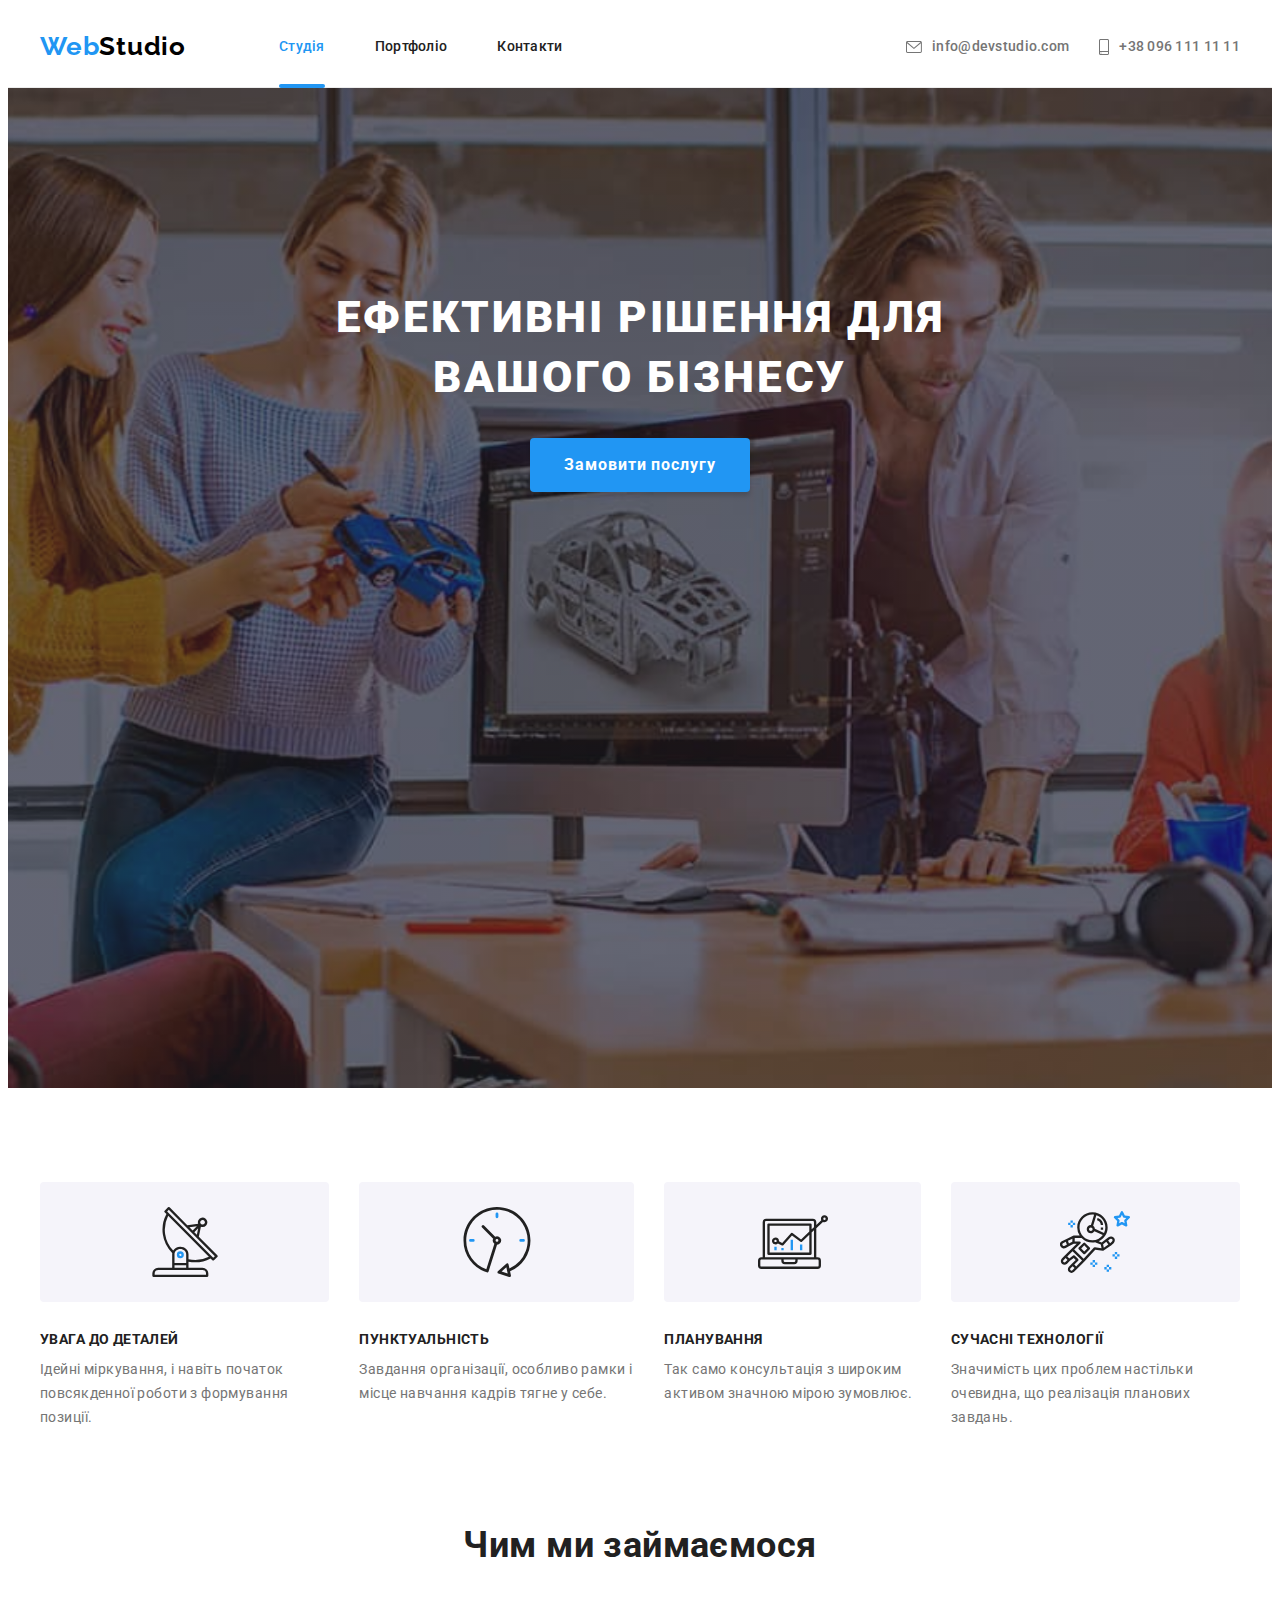
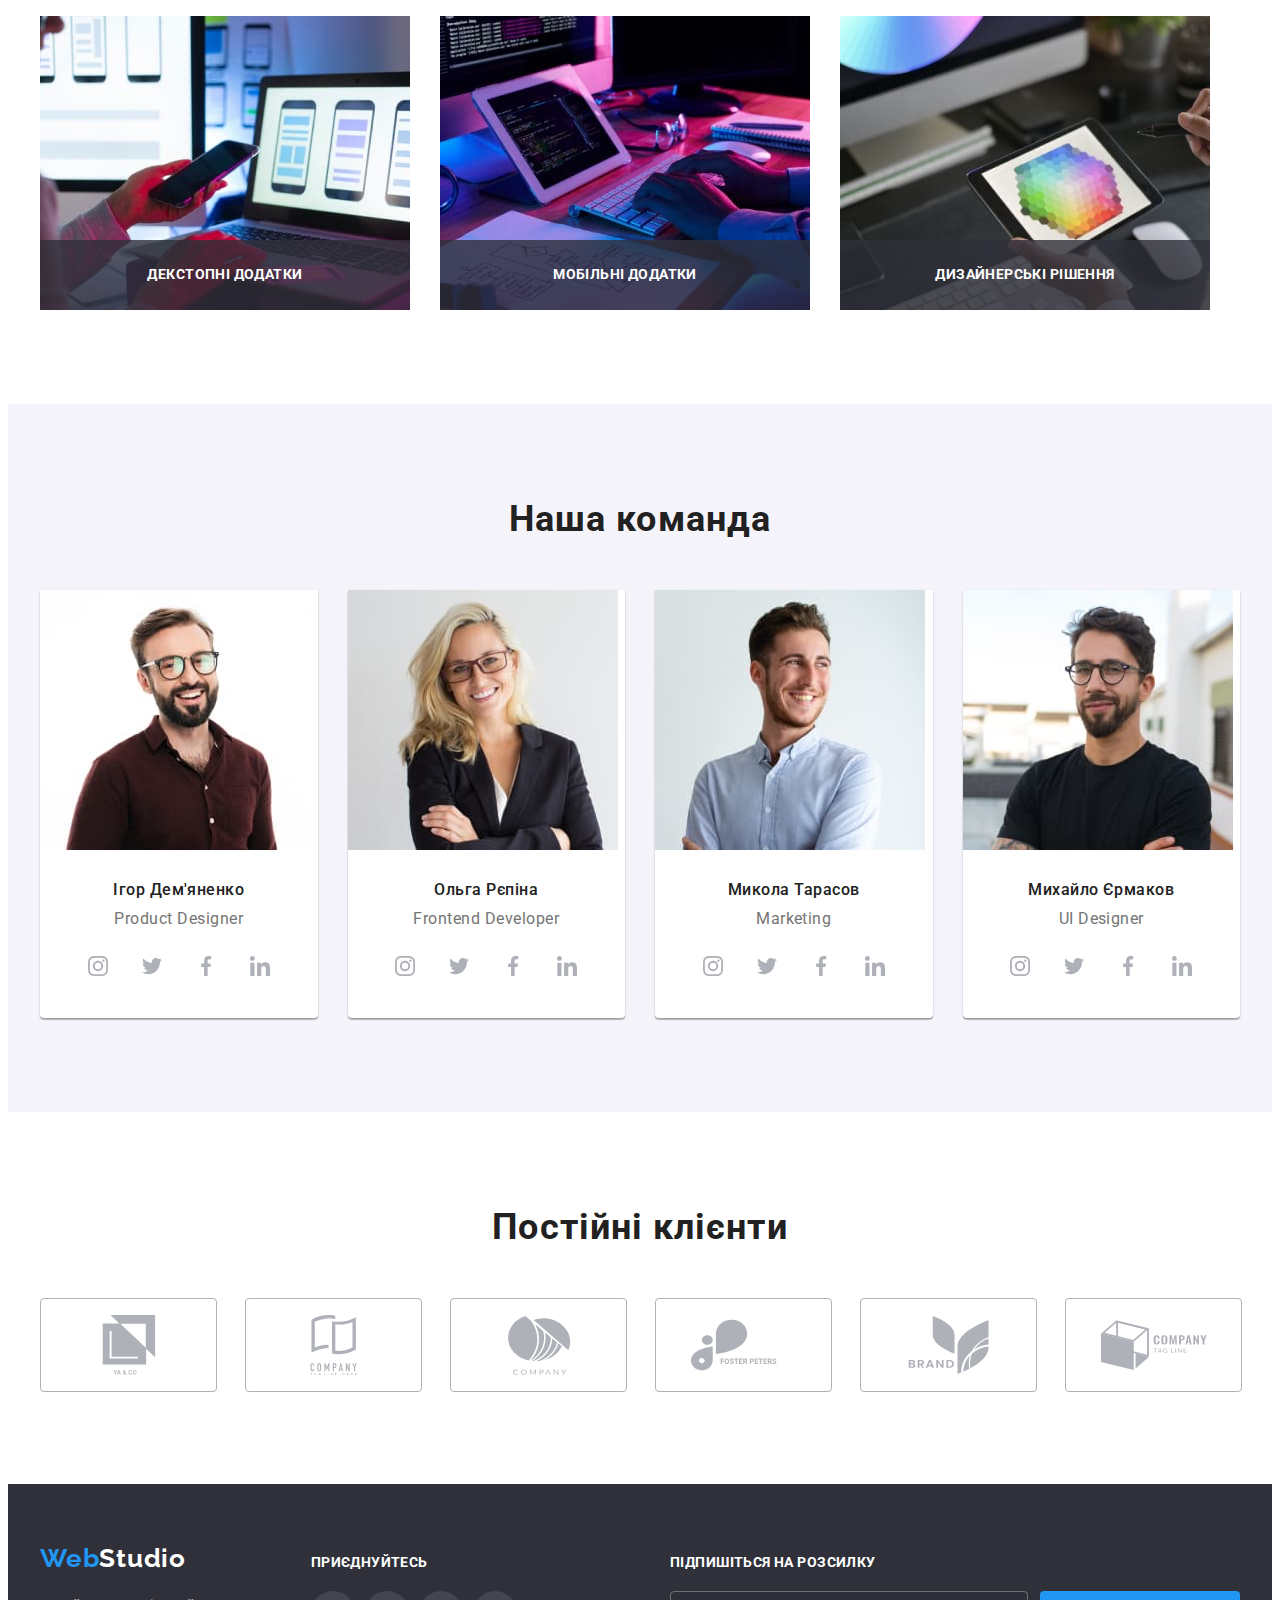
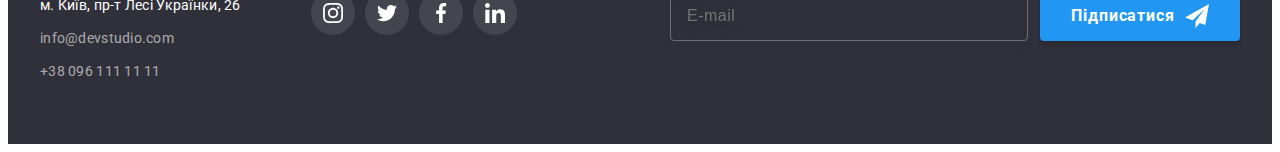
<file: index.html>
<!DOCTYPE html>
<html lang="uk">
<head>
    <meta charset="UTF-8">
    <meta http-equiv="X-UA-Compatible" content="IE=edge">
    <meta name="viewport" content="width=device-width, initial-scale=1.0">
    <link rel="stylesheet" href="https://cdnjs.cloudflare.com/ajax/libs/modern-normalize/1.1.0/modern-normalize.min.css" integrity="sha512-wpPYUAdjBVSE4KJnH1VR1HeZfpl1ub8YT/NKx4PuQ5NmX2tKuGu6U/JRp5y+Y8XG2tV+wKQpNHVUX03MfMFn9Q==" crossorigin="anonymous" referrerpolicy="no-referrer">
    <link rel="preconnect" href="https://fonts.googleapis.com"> 
    <link rel="preconnect" href="https://fonts.gstatic.com" crossorigin> 
    <link href="https://fonts.googleapis.com/css2?family=Raleway:wght@700&family=Roboto:wght@400;500;700;900&display=swap" rel="stylesheet">
    <link rel="stylesheet" href="./css/main.min.css">
    <title>Студія</title>
</head>
<body>
    <header class="page-header">
        <div class="container">
        <div class="page-header__wrapper">
            <nav class="site-nav">
            <a class="logo site-nav__logo" href="./index.html"><span class="logo__label--accent">Web</span>Studio</a>
            <button class="menu-toggle js-open-menu menu-toggle__button--open" aria-expanded="false" aria-controls="mobile-menu" type="button"><svg width="24" height="16">
                <use href="./images/icons.svg#icon-menu"></use>
            </svg></button>
            <ul class="site-nav__list">
                <li class="site-nav__item"><a class="site-nav__link site-nav__link--current" href="./index.html">Студія</a></li>
                <li class="site-nav__item"><a class="site-nav__link" href="./portfolio.html">Портфоліо</a></li>
                <li class="site-nav__item"><a class="site-nav__link" href="#">Контакти</a></li>
            </ul>    
        </nav> 
        <ul class="contacts">
            <li class="contacts__item"><a class="contacts__link" href="mailto:info@devstudio.com">
                <svg class="contacts__icon" width="16" height="12">
                    <use href="./images/icons.svg#icon-envelope"></use>
                </svg>info@devstudio.com</a></li>
            <li class="contacts__item"><a class="contacts__link" href="tel:+380961111111">
                <svg class="contacts__icon" width="10" height="16">
                    <use href="./images/icons.svg#icon-smartphone"></use>
                </svg>+38 096 111 11 11</a></li>
        </ul>
        </div>
        </div>
    </header>
    <main>
        <section class="hero">
            <div class="hero__container">
            <h1 class="hero__title">Ефективні рішення для вашого бізнесу</h1>
            <button class="hero__button" data-modal-open type="button">Замовити послугу</button>
            </div>
        </section>
        <section class="features">
            <div class="container">
            <h2 class="visually-hidden">Наші переваги</h2>
            <ul class="features__list">
                <li class="features__item">
                    <div class="features__link"><svg class="features__icon" width="70" height="70">
                        <use href="./images/icons.svg#icon-antenna"></use>
                    </svg></div>
                    <h3 class="features__title">Увага до деталей</h3>
                    <p>Ідейні міркування, і навіть початок повсякденної роботи з формування позиції.</p>
                </li>
                <li class="features__item">
                    <div class="features__link"><svg class="features__icon" width="70" height="70">
                        <use href="./images/icons.svg#icon-clock"></use>
                    </svg></div>
                    <h3 class="features__title">Пунктуальність</h3>
                    <p>Завдання організації, особливо рамки і місце навчання кадрів тягне у себе.</p>
                </li>
                <li class="features__item">
                    <div class="features__link"><svg class="features__icon" width="70" height="70">
                        <use href="./images/icons.svg#icon-diagram"></use>
                    </svg></div>
                    <h3 class="features__title">Планування</h3>
                    <p>Так само консультація з широким активом значною мірою зумовлює.</p>
                </li>
                <li class="features__item">
                    <div class="features__link"><svg class="features__icon" width="70" height="70">
                        <use href="./images/icons.svg#icon-astronaut"></use>
                    </svg></div>
                    <h3 class="features__title">Сучасні технології</h3>
                    <p>Значимість цих проблем настільки очевидна, що реалізація планових завдань.</p>
                </li>
            </ul>
            </div>
        </section>
        <section class="examples section">
            <div class="container">
            <h2 class="examples__title">Чим ми займаємося</h2>
            <ul class="examples__list">
                <li class="examples__item">
                    <div class="examples__thumb">
                        <img  
                        srcset="./images/deckstop-app@1x.jpg 1x, ./images/deckstop-app@2x.jpg 2x"
                        src="./images/deckstop-app@1x.jpg" alt="Процес кодування" width="370">
                        <p class="examples__text">Декстопні додатки</p>
                    </div>
                </li>
                <li class="examples__item">
                    <div class="examples__thumb">
                        <img  
                        srcset="./images/mobile-app@1x.jpg 1x, ./images/mobile-app@2x.jpg 2x"
                        src="./images/mobile-app@1x.jpg" alt="Процес прототипування" width="370">
                        <p class="examples__text">Мобільні додатки</p>   
                     </div>
                </li>
                <li class="examples__item">
                    <div class="examples__thumb">
                        <img  
                        srcset="./images/design@1x.jpg 1x, ./images/design@2x.jpg 2x"
                        src="./images/design@1x.jpg" alt="Процес обирання кольорів" width="370">
                        <p class="examples__text">Дизайнерські рішення</p>   
                    </div>
                </li>
            </ul>
            </div>
        </section>
        <section class="team section">
            <div class="container">
            <h2 class="team__title">Наша команда</h2>
            <ul class="team__list">
                <li class="team__item">
                    <picture>
                        <source 
                        srcset="./images/igor-demjanenko@1x.jpg 1x, ./images/igor-demjanenko@2x.jpg 2x"
                        media="(max-width: 767px)">
                        <source 
                        srcset="./images/igor-demjanenko-354@1x.jpg 1x, ./images/igor-demjanenko-354@2x.jpg 2x"
                        media="(max-width: 1199px)">
                        <source 
                        srcset="./images/igor-demjanenko-270@1x.jpg 1x, ./images/igor-demjanenko-270@2x.jpg 2x"
                        media="(min-width: 1200px)">
                        <img 
                        src="./images/igor-demjanenko-270@1x.jpg" 
                        alt="Ігор Дем'яненко дизайнер">

                    </picture>
                    <h3 class="team__subtitle">Ігор Дем'яненко</h3>
                    <p class="team__text" lang="en" >Product Designer</p>
                    <ul class="net">
                        <li class="net__item"><a href="" class="net__link">
                            <svg class="net__icon" width="20" height="20">
                            <use href="./images/icons.svg#icon-instagram"></use></svg></a></li>
                        <li class="net__item"><a href="" class="net__link">
                            <svg class="net__icon" width="20" height="20">
                            <use href="./images/icons.svg#icon-twitter"></use></svg></a></li>
                        <li class="net__item"><a href="" class="net__link">
                            <svg class="net__icon" width="20" height="20">
                            <use href="./images/icons.svg#icon-facebook"></use></svg></a></li>
                        <li class="net__item"><a href="" class="net__link">
                            <svg class="net__icon" width="20" height="20">
                            <use href="./images/icons.svg#icon-linkedin"></use></svg></a></li>
                    </ul>
                </li>
                <li class="team__item">
                    <picture>
                        <source srcset="./images/olga-repina@1x.jpg 1x, ./images/olga-repina@2x.jpg 2x"
                        media="(max-width: 767px)">
                        <source srcset="./images/olga-repina-354@1x.jpg 1x, ./images/olga-repina-354@2x.jpg 2x"
                        media="(max-width: 1199px)">
                        <source srcset="./images/olga-repina-270@1x.jpg 1x, ./images/olga-repina-270@2x.jpg 2x"
                        media="(min-width: 1200px)">
                        <img 
                        src="./images/olga-repina-270@1x.jpg" 
                        alt="Ольга Рєпіна фронтент-розробник">
                    </picture>
                    <h3 class="team__subtitle">Ольга Рєпіна</h3>
                    <p class="team__text" lang="en" >Frontend Developer</p>
                    <ul class="net">
                        <li class="net__item"><a href="" class="net__link">
                            <svg class="net__icon" width="20" height="20">
                            <use href="./images/icons.svg#icon-instagram"></use></svg></a></li>
                        <li class="net__item"><a href="" class="net__link">
                            <svg class="net__icon" width="20" height="20">
                            <use href="./images/icons.svg#icon-twitter"></use></svg></a></li>
                        <li class="net__item"><a href="" class="net__link">
                            <svg class="net__icon" width="20" height="20">
                            <use href="./images/icons.svg#icon-facebook"></use></svg></a></li>
                        <li class="net__item"><a href="" class="net__link">
                            <svg class="net__icon" width="20" height="20">
                            <use href="./images/icons.svg#icon-linkedin"></use></svg></a></li>
                    </ul>
                </li>
                <li class="team__item">
                    <picture>
                        <source srcset="./images/mykola-tarasov@1x.jpg 1x, ./images/mykola-tarasov@2x.jpg 2x"
                        media="(max-width: 767px)">
                        <source srcset="./images/mykola-tarasov-354@1x.jpg 1x, ./images/mykola-tarasov-354@2x.jpg 2x"
                        media="(max-width: 1199px)">
                        <source srcset="./images/mykola-tarasov-270@1x.jpg 1x, ./images/mykola-tarasov-270@2x.jpg 2x"
                        media="(min-width: 1200px)">
                        <img 
                        src="./images/mykola-tarasov-270@1x.jpg"
                        alt="Микола Тарасов маркетолог">
                    </picture>
                    <h3 class="team__subtitle">Микола Тарасов</h3>
                    <p class="team__text" lang="en" >Marketing</p>
                    <ul class="net">
                        <li class="net__item"><a href="" class="net__link">
                            <svg class="net__icon" width="20" height="20">
                            <use href="./images/icons.svg#icon-instagram"></use></svg></a></li>
                        <li class="net__item"><a href="" class="net__link">
                            <svg class="net__icon" width="20" height="20">
                            <use href="./images/icons.svg#icon-twitter"></use></svg></a></li>
                        <li class="net__item"><a href="" class="net__link">
                            <svg class="net__icon" width="20" height="20">
                            <use href="./images/icons.svg#icon-facebook"></use></svg></a></li>
                        <li class="net__item"><a href="" class="net__link">
                            <svg class="net__icon" width="20" height="20">
                            <use href="./images/icons.svg#icon-linkedin"></use></svg></a></li>
                    </ul>
                </li>
                <li class="team__item">
                    <picture>
                        <source srcset="./images/myhailo-ermakov@1x.jpg 1x, ./images/myhailo-ermakov@2x.jpg 2x"
                        media="(max-width: 767px)">
                        <source srcset="./images/myhailo-ermakov-354@1x.jpg 1x, ./images/myhailo-ermakov-354@2x.jpg 2x"
                        media="(max-width: 1199px)">
                        <source srcset="./images/myhailo-ermakov-270@1x.jpg 1x, ./images/myhailo-ermakov-270@2x.jpg 2x"
                        media="(min-width: 1200px)">
                        <img 
                        src="./images/myhailo-ermakov-270@1x.jpg"
                        alt="Михайло Єрмаков дизайнер">
                    </picture>
                    <h3 class="team__subtitle">Михайло Єрмаков</h3>
                    <p class="team__text" lang="en" >UI Designer</p>
                    <ul class="net">
                        <li class="net__item"><a href="" class="net__link">
                            <svg class="net__icon" width="20" height="20">
                            <use href="./images/icons.svg#icon-instagram"></use></svg></a></li>
                        <li class="net__item"><a href="" class="net__link">
                            <svg class="net__icon" width="20" height="20">
                            <use href="./images/icons.svg#icon-twitter"></use></svg></a></li>
                        <li class="net__item"><a href="" class="net__link">
                            <svg class="net__icon" width="20" height="20">
                            <use href="./images/icons.svg#icon-facebook"></use></svg></a></li>
                        <li class="net__item"><a href="" class="net__link">
                            <svg class="net__icon" width="20" height="20">
                            <use href="./images/icons.svg#icon-linkedin"></use></svg></a></li>
                    </ul>
                </li>
            </ul>
            </div>
        </section>
        <section class="clients section">
            <div class="container">
                <h2 class="clients__title">Постійні клієнти</h2>
                    <ul class="clients__list">
                        <li class="clients__item">
                            <a class="clients__link" href=""><svg class="clients__icon" width="106" height="60">
                                <use href="./images/icons.svg#icon-client1"></use>
                            </svg></a>
                        </li>
                        <li class="clients__item">
                            <a class="clients__link" href=""><svg class="clients__icon" width="106" height="60">
                                <use href="./images/icons.svg#icon-client2"></use>
                            </svg></a>
                        </li>
                        <li class="clients__item">
                            <a class="clients__link" href=""><svg class="clients__icon" width="106" height="60">
                                <use href="./images/icons.svg#icon-client3"></use>
                            </svg></a>
                        </li>
                        <li class="clients__item">
                            <a class="clients__link" href=""><svg class="clients__icon" width="106" height="60">
                                <use href="./images/icons.svg#icon-client4"></use>
                            </svg></a>
                        </li>
                        <li class="clients__item">
                            <a class="clients__link" href=""><svg class="clients__icon" width="106" height="60">
                                <use href="./images/icons.svg#icon-client5"></use>
                            </svg></a>
                        </li>
                        <li class="clients__item">
                            <a class="clients__link" href=""><svg class="clients__icon" width="106" height="60">
                                <use href="./images/icons.svg#icon-client6"></use>
                            </svg></a>
                        </li>
                    </ul>
            </div>
        </section>
    </main>
    <footer class="page-footer">
        <div class="page-footer__container container">
            <div class="adress__wrapper--footer">
                <a class="logo page-footer__logo" href="./index.html"><span class="logo__label--accent">Web</span><span class="logo__label--white">Studio</span></a>
                <address class="adress">
                    <ul class="adress__list">
                        <li class="adress__item">
                            <a class="adress__link" href="https://goo.gl/maps/CPtrU1FHBa2aNyZL9" target="_blank" rel="noopener noreferrer nofollow">м. Київ, пр-т Лесі Українки, 26</a>
                        </li>
                        <li class="adress__item">
                            <a class="adress__link--contact" href="mailto:info@devstudio.com">info@devstudio.com</a>
                        </li>
                        <li class="adress__item">
                            <a class="adress__link--contact" href="tel:+380961111111">+38 096 111 11 11</a>
                        </li>
                    </ul>
                </address></div>
        <div class="net__wrapper--footer">
            <p class="page-footer__text">приєднуйтесь</p>
            <ul class="net net__list--footer">
                <li class="net__item"><a href="" class="net__link net__link--footer">
                    <svg class="net__icon" width="20" height="20">
                    <use href="./images/icons.svg#icon-instagram"></use></svg></a></li>
                <li class="net__item"><a href="" class="net__link net__link--footer">
                    <svg class="net__icon" width="20" height="20">
                    <use href="./images/icons.svg#icon-twitter"></use></svg></a></li>
                <li class="net__item"><a href="" class="net__link net__link--footer">
                    <svg class="net__icon" width="20" height="20">
                    <use href="./images/icons.svg#icon-facebook"></use></svg></a></li>
                <li class="net__item"><a href="" class="net__link net__link--footer">
                    <svg class="net__icon" width="20" height="20">
                    <use href="./images/icons.svg#icon-linkedin"></use></svg></a></li>
            </ul>
        </div>
        <div class="footer-form__wrapper">
            <form class="footer-form" action="#" name="email-form" autocomplete="on">
                <p class="page-footer__text">підпишіться на розсилку</p>
                <div class="footer-form__field">
                    <label class="footer-form__label">
                    <input class="footer-form__input" type="email" name="email" placeholder="E-mail">
                    </label>
                    <button class="footer-button" type="submit"><span>Підписатися</span>
                        <svg class="footer-button__icon" width="24" height="24">
                        <use href="./images/icons.svg#icon-send"></use></svg></button>
                </div>
            </form>
        </div>
    </div>
    </footer>
    <div class="backdrop is-hidden" data-modal>
        <div class="modal">
            <button class="close-button" data-modal-close type="button">
                <svg width="18" height="18"><use href="./images/icons.svg#icon-close"></use></svg>
            </button>
            <h2 class="modal__title">Залиште свої дані, ми вам передзвонимо</h2>
            <form class="modal-form" action="#" name="signup-form">
                        <label class="modal-form__label" for="user-name">Ім'я</label>
                        <div class="modal-form__field">
                            <input class="modal-form__input" type="text" name="user-name" id="user-name">
                            <span class="modal-form__icon"><svg width="18" height="18">
                                <use href="./images/icons.svg#icon-person"></use>
                            </svg></span>
                        </div>
                    <label class="modal-form__label" for="user-contact">Телефон</label>
                        <div class="modal-form__field">
                            <input class="modal-form__input" type="tel" name="user-contact" id="user-contact">
                            <span class="modal-form__icon"><svg width="18" height="18">
                                <use href="./images/icons.svg#icon-phone"></use>
                            </svg></span>
                        </div>
                    <label class="modal-form__label" for="user-email">Пошта</label>
                        <div class="modal-form__field">
                            <input class="modal-form__input" type="email" name="user-email" id="user-email">
                            <span class="modal-form__icon"><svg width="18" height="18">
                                <use href="./images/icons.svg#icon-email"></use>
                            </svg></span>
                        </div>
                <label class="modal-form__label" for="user-comment">Коментар</label>
                    <textarea class="modal-form__textarea" name="user-comment" id="user-comment" placeholder="Введіть текст"></textarea>
                <label class="checkbox">
                    <input class="checkbox__input visually-hidden" type="checkbox" name="consent">
                    <span class="checkbox__icon"><svg width="16" height="15">
                        <use href="./images/icons.svg#icon-check"></use>
                    </svg></span>
                    <span class="checkbox__text">Погоджуюся з розсилкою та приймаю&nbsp;<a class="checkbox__link" href="#">Умови договору</a></span>
                </label>
                <button class="modal-button" type="submit">Відправити</button>
            </form>
        </div>
    </div>
    <div class="menu-container js-menu-container" id="mobile-menu">
        <div>
            <div class="menu-toggle__wrapper">
                <button class="menu-toggle js-close-menu menu-toggle__button--close" type="button">
                    <svg width="18" height="18"><use href="./images/icons.svg#icon-close"></use></svg>
                </button>
            </div>
            <ul class="mobile-menu__list">
                <li class="mobile-menu__item"><a class="mobile-menu__link mobile-menu__link--current" href="./index.html">Студія</a></li>
                <li class="mobile-menu__item"><a class="mobile-menu__link" href="./portfolio.html">Портфоліо</a></li>
                <li class="mobile-menu__item"><a class="mobile-menu__link" href="#">Контакти</a></li>
            </ul>
        </div>
        <div>
            <ul class="mobile-contacts">
                <li class="mobile-contacts__item"><a class="mobile-contacts__link mobile-contacts__link--tel" href="tel:+380961111111">+38 096 111 11 11</a></li>
                <li class="mobile-contacts__item"><a class="mobile-contacts__link" href="mailto:info@devstudio.com">info@devstudio.com</a></li>
            </ul>
            <ul class="mobile-net">
                <li class="mobile-net__item"><a class="mobile-net__link" href="#">Instagram</a></li>
                <li class="mobile-net__item"><a class="mobile-net__link" href="#">Twitter</a></li>
                <li class="mobile-net__item"><a class="mobile-net__link" href="#">Facebook</a></li>
                <li class="mobile-net__item"><a class="mobile-net__link" href="#">LinkedIn</a></li>
            </ul>
        </div>
    </div>
    <script src="./js/modal.js"></script>
    <script src="./js/mobile-menu.js"></script>
</body>
</html>
</file>
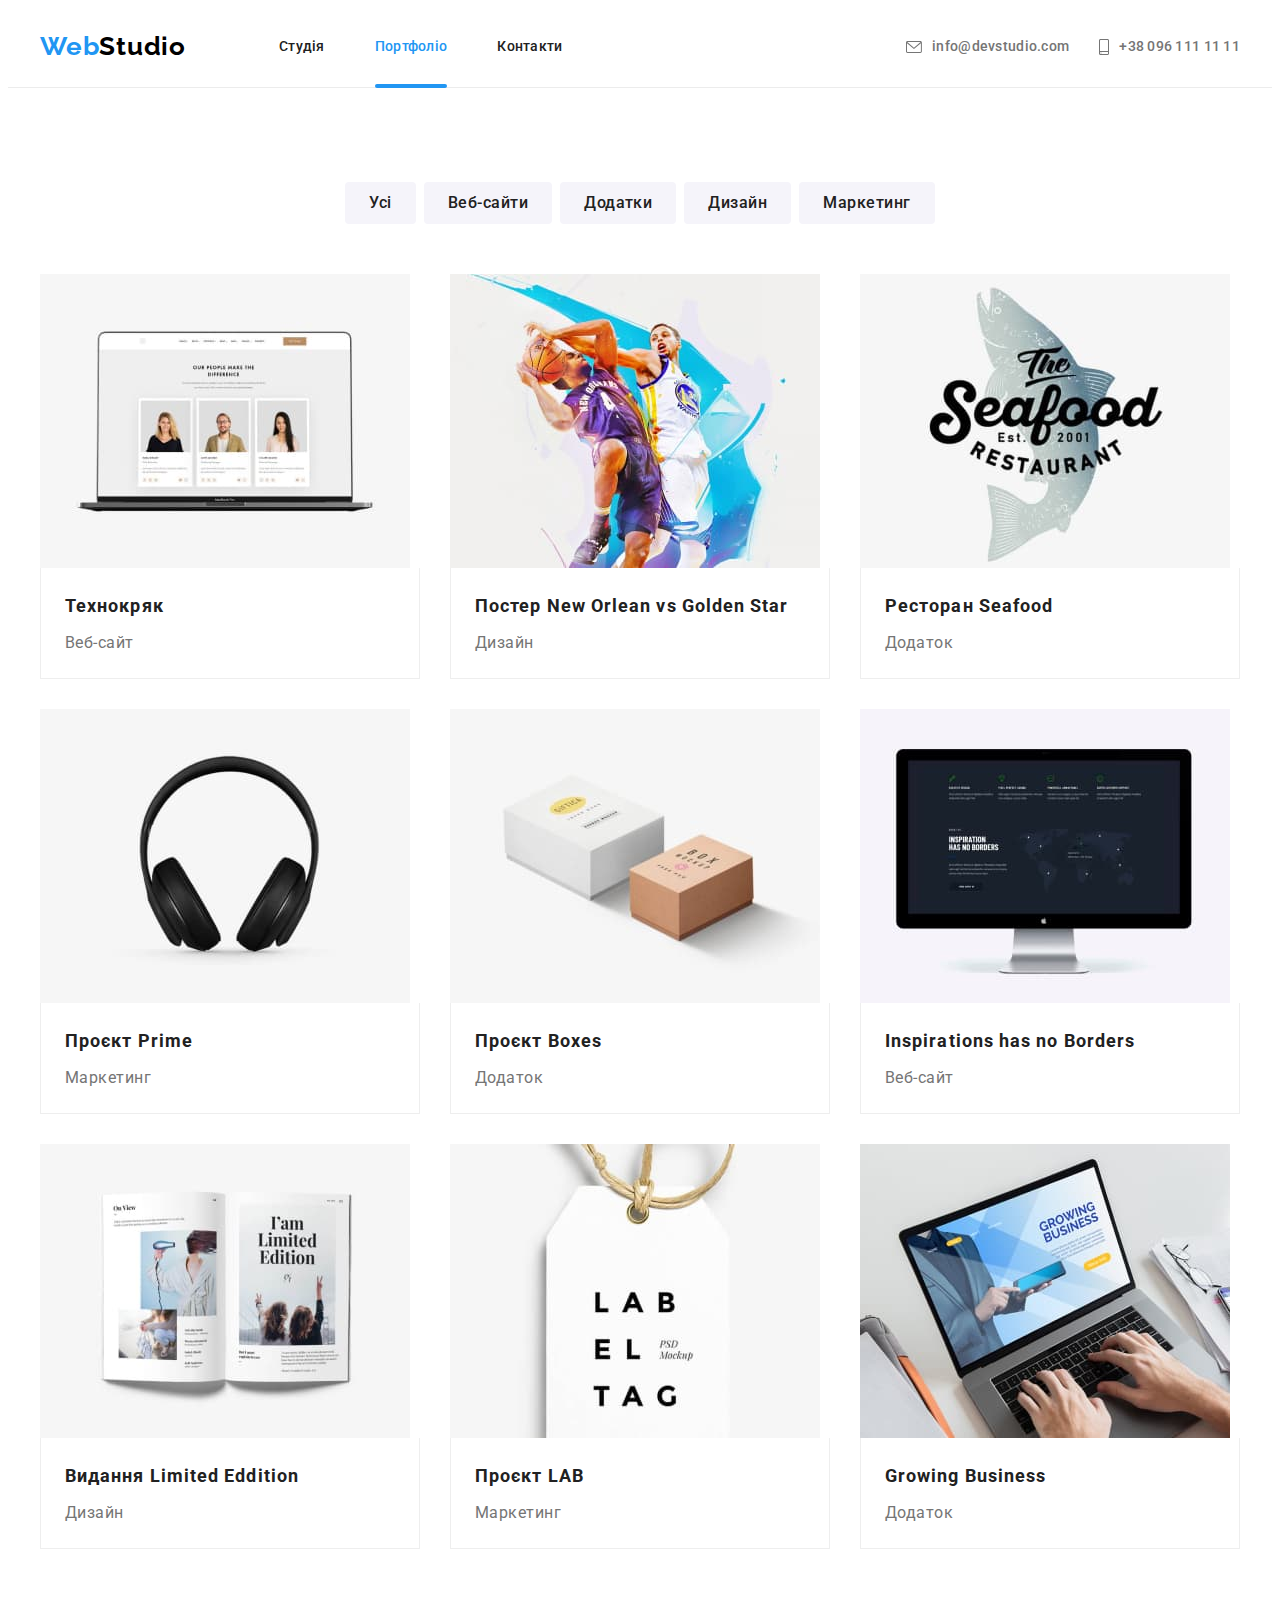
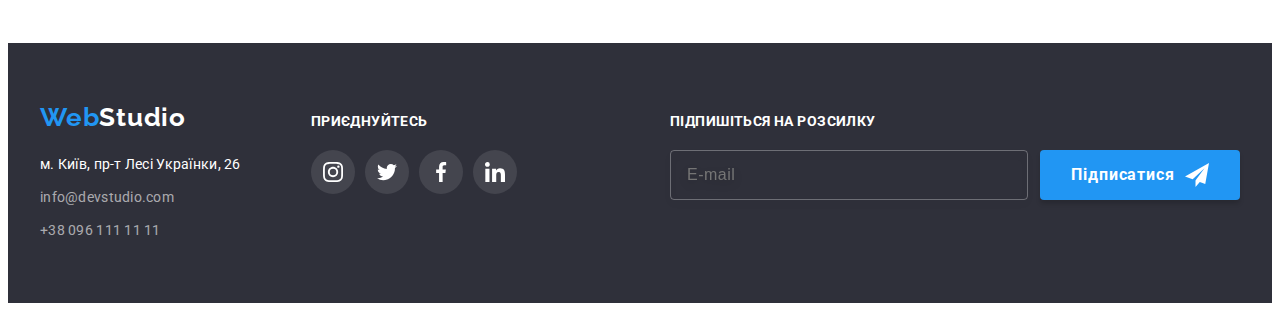
<file: portfolio.html>
<!DOCTYPE html>
<html lang="uk">
<head>
    <meta charset="UTF-8">
    <meta http-equiv="X-UA-Compatible" content="IE=edge">
    <meta name="viewport" content="width=device-width, initial-scale=1.0">
    <link rel="stylesheet" href="https://cdnjs.cloudflare.com/ajax/libs/modern-normalize/1.1.0/modern-normalize.min.css" integrity="sha512-wpPYUAdjBVSE4KJnH1VR1HeZfpl1ub8YT/NKx4PuQ5NmX2tKuGu6U/JRp5y+Y8XG2tV+wKQpNHVUX03MfMFn9Q==" crossorigin="anonymous" referrerpolicy="no-referrer">
    <link rel="preconnect" href="https://fonts.googleapis.com"> 
    <link rel="preconnect" href="https://fonts.gstatic.com" crossorigin> 
    <link href="https://fonts.googleapis.com/css2?family=Raleway:wght@700&family=Roboto:wght@400;500;700;900&display=swap" rel="stylesheet">
    <link rel="stylesheet" href="./css/main.min.css">
    <title>Портфоліо</title>
</head>
<body>
    <header class="page-header">
        <div class="container">
        <div class="page-header__wrapper">
            <nav class="site-nav">
            <a class="logo site-nav__logo" href="./index.html"><span class="logo__label--accent">Web</span>Studio</a>
            <button class="menu-toggle js-open-menu menu-toggle__button--open" aria-expanded="false" aria-controls="mobile-menu" type="button"><svg width="24" height="16">
                <use href="./images/icons.svg#icon-menu"></use>
            </svg></button>
            <ul class="site-nav__list">
                <li class="site-nav__item"><a class="site-nav__link" href="./index.html">Студія</a></li>
                <li class="site-nav__item"><a class="site-nav__link site-nav__link--current" href="./portfolio.html">Портфоліо</a></li>
                <li class="site-nav__item"><a class="site-nav__link" href="#">Контакти</a></li>
            </ul>    
        </nav> 
        <ul class="contacts">
            <li class="contacts__item"><a class="contacts__link" href="mailto:info@devstudio.com">
                <svg class="contacts__icon" width="16" height="12">
                    <use href="./images/icons.svg#icon-envelope"></use>
                </svg>info@devstudio.com</a></li>
            <li class="contacts__item"><a class="contacts__link" href="tel:+380961111111">
                <svg class="contacts__icon" width="10" height="16">
                    <use href="./images/icons.svg#icon-smartphone"></use>
                </svg>+38 096 111 11 11</a></li>
        </ul>
        </div>
        </div>
    </header>
    <main>
        <section class="portfolio section">
            <div class="container">
            <h1 class="visually-hidden">Портфоліо</h1>  
                <ul class="portfolio__filter">
                    <li><button class="portfolio-button" type="button">Усі</button></li>
                    <li><button class="portfolio-button" type="button">Веб-сайти</button></li>
                    <li><button class="portfolio-button" type="button">Додатки</button></li>
                    <li><button class="portfolio-button" type="button">Дизайн</button></li>
                    <li><button class="portfolio-button" type="button">Маркетинг</button></li>
                </ul>
                <ul class="portfolio__list">
                    <li class="portfolio__item">
                       <a href="" class="portfolio__link">
                        <div class="portfolio__thumb">
                            <picture>
                                <source srcset="./images/tehnocryk-450@1x.jpg 1x, ./images/tehnocryk-450@2x.jpg 2x"
                                media="(max-width: 767px)">
                                <source srcset="./images/tehnocryk-354@1x.jpg 1x, ./images/tehnocryk-354@2x.jpg 2x"
                                media="(max-width: 1199px)">
                                <source srcset="./images/tehnocryk-370@1x.jpg 1x, ./images/tehnocryk-370@2x.jpg 2x"
                                media="(min-width: 1200px)">
                                <img src="./images/tehnocryk-370@1x.jpg" alt="Екран монітора">
                            </picture>
                            <div class="portfolio__overlay"><p class="portfolio__text">
                                Ресурс пропонує комплексні пропозиції с різним рівнем функціоналу та сервісів. 
                                Все це дозволить відвідувачу отримати вичерпні відомості про компанію чи приватну особу. 
                            </p></div>
                        </div>
                        <div class="portfolio__border">
                            <h2 class="portfolio__title">Технокряк</h2>
                            <p class="portfolio__label">Веб-сайт</p>
                        </div></a>
                    </li>
                    <li class="portfolio__item">
                        <a href="" class="portfolio__link">
                            <div class="portfolio__thumb">
                                <picture>
                                    <source srcset="./images/poster-450@1x.jpg 1x, ./images/poster-450@2x.jpg 2x"
                                    media="(max-width: 767px)">
                                    <source srcset="./images/poster-354@1x.jpg 1x, ./images/poster-354@2x.jpg 2x"
                                    media="(max-width: 1199px)">
                                    <source srcset="./images/poster-370@1x.jpg 1x, ./images/poster-370@2x.jpg 2x"
                                    media="(min-width: 1200px)">
                                    <img src="./images/poster-370@1x.jpg" alt="Постер баскетбольної команди">
                                </picture>
                                <div class="portfolio__overlay">
                                    <p class="portfolio__text">
                                    Ресурс пропонує комплексні пропозиції с різним рівнем функціоналу та сервісів. 
                                    Все це дозволить відвідувачу отримати вичерпні відомості про компанію чи приватну особу. 
                                </p></div>
                            </div>
                            <div class="portfolio__border">
                                <h2 class="portfolio__title">Постер New Orlean vs Golden Star</h2>
                                <p class="portfolio__label">Дизайн</p>
                            </div></a>          
                    </li>
                    <li class="portfolio__item">
                        <a href="" class="portfolio__link">
                            <div class="portfolio__thumb">
                                <picture>
                                    <source srcset="./images/restoran-450@1x.jpg 1x, ./images/restoran-450@2x.jpg 2x"
                                    media="(max-width: 767px)">
                                    <source srcset="./images/restoran-354@1x.jpg 1x, ./images/restoran-354@2x.jpg 2x"
                                    media="(max-width: 1199px)">
                                    <source srcset="./images/restoran-370@1x.jpg 1x, ./images/restoran-370@2x.jpg 2x"
                                    media="(min-width: 1200px)">
                                    <img src="./images/restoran-370@1x.jpg" alt="Назва ресторана">
                                </picture>
                                <div class="portfolio__overlay"><p class="portfolio__text">
                                    Ресурс пропонує комплексні пропозиції с різним рівнем функціоналу та сервісів. 
                                    Все це дозволить відвідувачу отримати вичерпні відомості про компанію чи приватну особу. 
                                </p></div>
                            </div>
                            <div class="portfolio__border">
                                <h2 class="portfolio__title">Ресторан Seafood</h2>
                                <p class="portfolio__label">Додаток</p>
                            </div></a>
                    </li>
                    <li class="portfolio__item">
                        <a href="" class="portfolio__link">
                            <div class="portfolio__thumb">
                                <picture>
                                    <source srcset="./images/prime-450@1x.jpg 1x, ./images/prime-450@2x.jpg 2x"
                                    media="(max-width: 767px)">
                                    <source srcset="./images/prime-354@1x.jpg 1x, ./images/prime-354@2x.jpg 2x"
                                    media="(max-width: 1199px)">
                                    <source srcset="./images/prime-370@1x.jpg 1x, ./images/prime-370@2x.jpg 2x"
                                    media="(min-width: 1200px)">
                                    <img src="./images/prime-370@1x.jpg" alt="Навушники чорного кольору">
                                </picture>
                                <div class="portfolio__overlay"><p class="portfolio__text">
                                    Ресурс пропонує комплексні пропозиції с різним рівнем функціоналу та сервісів. 
                                    Все це дозволить відвідувачу отримати вичерпні відомості про компанію чи приватну особу. 
                                </p></div>
                            </div>
                        <div class="portfolio__border">
                            <h2 class="portfolio__title">Проєкт Prime</h2>
                            <p class="portfolio__label">Маркетинг</p>
                        </div></a>
                    </li>
                    <li class="portfolio__item">
                        <a href="" class="portfolio__link">
                            <div class="portfolio__thumb">
                                <picture>
                                    <source srcset="./images/boxes-450@1x.jpg 1x, ./images/boxes-450@2x.jpg 2x"
                                    media="(max-width: 767px)">
                                    <source srcset="./images/boxes-354@1x.jpg 1x, ./images/boxes-354@2x.jpg 2x"
                                    media="(max-width: 1199px)">
                                    <source srcset="./images/boxes-370@1x.jpg 1x, ./images/boxes-370@2x.jpg 2x"
                                    media="(min-width: 1200px)">
                                    <img src="./images/boxes-370@1x.jpg" alt="Дві коробочки. Одна біла, друга коричнева">
                                </picture>
                                <div class="portfolio__overlay"><p class="portfolio__text">
                                    Ресурс пропонує комплексні пропозиції с різним рівнем функціоналу та сервісів. 
                                    Все це дозволить відвідувачу отримати вичерпні відомості про компанію чи приватну особу. 
                                </p></div>
                            </div>
                        <div class="portfolio__border">
                            <h2 class="portfolio__title">Проєкт Boxes</h2>
                            <p class="portfolio__label">Додаток</p>
                        </div></a>
                    </li>
                    <li class="portfolio__item">
                        <a href="" class="portfolio__link">
                            <div class="portfolio__thumb">
                                <picture>
                                    <source srcset="./images/inspiration-450@1x.jpg 1x, ./images/inspiration-450@2x.jpg 2x"
                                    media="(max-width: 767px)">
                                    <source srcset="./images/inspiration-354@1x.jpg 1x, ./images/inspiration-354@2x.jpg 2x"
                                    media="(max-width: 1199px)">
                                    <source srcset="./images/inspiration-370@1x.jpg 1x, ./images/inspiration-370@2x.jpg 2x"
                                    media="(min-width: 1200px)">
                                    <img src="./images/inspiration-370@1x.jpg" alt="Екран монітора. Білі літери на чорному фоні">
                                </picture>
                                <div class="portfolio__overlay"><p class="portfolio__text">
                                    Ресурс пропонує комплексні пропозиції с різним рівнем функціоналу та сервісів. 
                                    Все це дозволить відвідувачу отримати вичерпні відомості про компанію чи приватну особу. 
                                </p></div>
                            </div>
                        <div class="portfolio__border">
                            <h2 class="portfolio__title">Inspirations has no Borders</h2>
                            <p class="portfolio__label">Веб-сайт</p>
                        </div></a>
                        
                    </li>
                    <li class="portfolio__item">
                        <a href="" class="portfolio__link">
                            <div class="portfolio__thumb">
                                <picture>
                                    <source srcset="./images/limited-450@1x.jpg 1x, ./images/limited-450@2x.jpg 2x"
                                    media="(max-width: 767px)">
                                    <source srcset="./images/limited-354@1x.jpg 1x, ./images/limited-354@2x.jpg 2x"
                                    media="(max-width: 1199px)">
                                    <source srcset="./images/limited-370@1x.jpg 1x, ./images/limited-370@2x.jpg 2x"
                                    media="(min-width: 1200px)">
                                    <img src="./images/limited-370@1x.jpg" alt="Відкрита книга">
                                </picture>
                                <div class="portfolio__overlay"><p class="portfolio__text">
                                    Ресурс пропонує комплексні пропозиції с різним рівнем функціоналу та сервісів. 
                                    Все це дозволить відвідувачу отримати вичерпні відомості про компанію чи приватну особу. 
                                </p></div>
                            </div>
                        <div class="portfolio__border">
                            <h2 class="portfolio__title">Видання Limited Eddition</h2>
                            <p class="portfolio__label">Дизайн</p>
                        </div></a>
                    </li>
                    <li class="portfolio__item">
                        <a href="" class="portfolio__link">
                           <div class="portfolio__thumb">
                            <picture>
                                <source srcset="./images/lab-450@1x.jpg 1x, ./images/lab-450@2x.jpg 2x"
                                media="(max-width: 767px)">
                                <source srcset="./images/lab-354@1x.jpg 1x, ./images/lab-354@2x.jpg 2x"
                                media="(max-width: 1199px)">
                                <source srcset="./images/lab-370@1x.jpg 1x, ./images/lab-370@2x.jpg 2x"
                                media="(min-width: 1200px)">
                                <img src="./images/lab-370@1x.jpg" alt="Ярлик білого кольору з надписом">
                            </picture>
                            <div class="portfolio__overlay"><p class="portfolio__text">
                                Ресурс пропонує комплексні пропозиції с різним рівнем функціоналу та сервісів. 
                                Все це дозволить відвідувачу отримати вичерпні відомості про компанію чи приватну особу. 
                            </p></div>
                        </div>
                        <div class="portfolio__border">
                            <h2 class="portfolio__title">Проєкт LAB</h2>
                            <p class="portfolio__label">Маркетинг</p>
                        </div></a>
                    </li>
                    <li class="portfolio__item">
                        <a href="" class="portfolio__link">
                            <div class="portfolio__thumb">
                                <picture>
                                    <source srcset="./images/growing-450@1x.jpg 1x, ./images/growing-450@2x.jpg 2x"
                                    media="(max-width: 767px)">
                                    <source srcset="./images/growing-354@1x.jpg 1x, ./images/growing-354@2x.jpg 2x"
                                    media="(max-width: 1199px)">
                                    <source srcset="./images/growing-370@1x.jpg 1x, ./images/growing-370@2x.jpg 2x"
                                    media="(min-width: 1200px)">
                                    <img src="./images/growing-370@1x.jpg" alt="Дві долоні на клавіатурі ноутбука">
                                </picture>
                                <div class="portfolio__overlay"><p class="portfolio__text">
                                    Ресурс пропонує комплексні пропозиції с різним рівнем функціоналу та сервісів. 
                                    Все це дозволить відвідувачу отримати вичерпні відомості про компанію чи приватну особу. 
                                </p></div>
                            </div>
                        <div class="portfolio__border">
                            <h2 class="portfolio__title">Growing Business</h2>
                            <p class="portfolio__label">Додаток</p>
                        </div></a>
                    </li>       
                </ul>
            </div>
        </section>
    </main>
    <footer class="page-footer">
        <div class="page-footer__container container">
            <div class="adress__wrapper--footer"><a class="logo page-footer__logo" href="./index.html"><span class="logo__label--accent">Web</span><span class="logo__label--white">Studio</span></a>
                <address class="adress">
                    <ul class="adress__list">
                        <li class="adress__item">
                            <a class="adress__link" href="https://goo.gl/maps/CPtrU1FHBa2aNyZL9" target="_blank" rel="noopener noreferrer nofollow">м. Київ, пр-т Лесі Українки, 26</a>
                        </li>
                        <li class="adress__item">
                            <a class="adress__link--contact" href="mailto:info@devstudio.com">info@devstudio.com</a>
                        </li>
                        <li class="adress__item">
                            <a class="adress__link--contact" href="tel:+380961111111">+38 096 111 11 11</a>
                        </li>
                    </ul>
                </address></div>
        <div class="net__wrapper--footer">
            <p class="page-footer__text">приєднуйтесь</p>
            <ul class="net net__list--footer">
                <li class="net__item"><a href="" class="net__link net__link--footer">
                    <svg class="net__icon" width="20" height="20">
                    <use href="./images/icons.svg#icon-instagram"></use></svg></a></li>
                <li class="net__item"><a href="" class="net__link net__link--footer">
                    <svg class="net__icon" width="20" height="20">
                    <use href="./images/icons.svg#icon-twitter"></use></svg></a></li>
                <li class="net__item"><a href="" class="net__link net__link--footer">
                    <svg class="net__icon" width="20" height="20">
                    <use href="./images/icons.svg#icon-facebook"></use></svg></a></li>
                <li class="net__item"><a href="" class="net__link net__link--footer">
                    <svg class="net__icon" width="20" height="20">
                    <use href="./images/icons.svg#icon-linkedin"></use></svg></a></li>
            </ul>
        </div>
        <div class="footer-form__wrapper">
            <form class="footer-form" action="#" name="email-form" autocomplete="on">
                <p class="page-footer__text">підпишіться на розсилку</p>
                <div class="footer-form__field">
                    <label class="footer-form__label">
                    <input class="footer-form__input" type="email" name="email" placeholder="E-mail">
                    </label>
                    <button class="footer-button" type="submit"><span>Підписатися</span>
                        <svg class="footer-button__icon" width="24" height="24">
                        <use href="./images/icons.svg#icon-send"></use></svg></button>
                </div>
            </form>
        </div>
    </div>
    </footer>
    <div class="menu-container js-menu-container" id="mobile-menu">
        <div>
            <div class="menu-toggle__wrapper">
                <button class="menu-toggle js-close-menu menu-toggle__button--close" type="button">
                    <svg width="18" height="18"><use href="./images/icons.svg#icon-close"></use></svg>
                </button>
            </div>
            <ul class="mobile-menu__list">
                <li class="mobile-menu__item"><a class="mobile-menu__link" href="./index.html">Студія</a></li>
                <li class="mobile-menu__item"><a class="mobile-menu__link mobile-menu__link--current" href="./portfolio.html">Портфоліо</a></li>
                <li class="mobile-menu__item"><a class="mobile-menu__link" href="#">Контакти</a></li>
            </ul>
        </div>
        <div>
            <ul class="mobile-contacts">
                <li class="mobile-contacts__item"><a class="mobile-contacts__link mobile-contacts__link--tel" href="tel:+380961111111">+38 096 111 11 11</a></li>
                <li class="mobile-contacts__item"><a class="mobile-contacts__link" href="mailto:info@devstudio.com">info@devstudio.com</a></li>
            </ul>
            <ul class="mobile-net">
                <li class="mobile-net__item"><a class="mobile-net__link" href="#">Instagram</a></li>
                <li class="mobile-net__item"><a class="mobile-net__link" href="#">Twitter</a></li>
                <li class="mobile-net__item"><a class="mobile-net__link" href="#">Facebook</a></li>
                <li class="mobile-net__item"><a class="mobile-net__link" href="#">LinkedIn</a></li>
            </ul>
        </div>
    </div>
    <script src="./js/mobile-menu.js"></script>
<script src="./js/modal.js"></script>
</body>
</html>
</file>
<file: css/main.min.css>
body{font-family:"Roboto",sans-serif;letter-spacing:.03em;font-size:14px;line-height:1.71;background-color:#fff;color:#757575}h1,h2,h3,ul,p{margin:0;padding:0}img{display:block;max-width:100%;height:auto}.container{padding:0 15px;margin:0 auto}@media screen and (min-width: 480px){.container{width:480px}}@media screen and (min-width: 768px){.container{width:768px}}@media screen and (min-width: 1200px){.container{width:1200px}}.section{padding:60px 0}@media screen and (min-width: 1200px){.section{padding:94px 0}}.visually-hidden{position:absolute;white-space:nowrap;width:1px;height:1px;overflow:hidden;border:0;padding:0;clip:rect(0 0 0 0);-webkit-clip-path:inset(50%);clip-path:inset(50%);margin:-1px}.page-footer,.features{padding:60px 0}.portfolio-button,.footer-button,.modal-button,.hero__button{font-family:inherit;cursor:pointer;border-radius:4px;border-color:rgba(0,0,0,0)}.footer-button,.modal-button,.hero__button{color:#fff;background-color:#2196f3;-webkit-transition:background-color 250ms cubic-bezier(0.4, 0, 0.2, 1);transition:background-color 250ms cubic-bezier(0.4, 0, 0.2, 1);font-weight:700;font-size:16px;line-height:1.88;letter-spacing:.06em;-webkit-box-shadow:0px 4px 4px rgba(0,0,0,.15);box-shadow:0px 4px 4px rgba(0,0,0,.15)}.footer-button:hover,.modal-button:hover,.hero__button:hover,.footer-button:focus,.modal-button:focus,.hero__button:focus{background-color:#188ce8}.mobile-net__link,.mobile-contacts__link,.mobile-menu__link,.adress__link--contact,.adress__link,.contacts__link,.site-nav__link{font-weight:500;line-height:1.14;letter-spacing:.02em;text-decoration:none}.mobile-net__link:hover,.mobile-contacts__link:hover,.mobile-menu__link:hover,.adress__link--contact:hover,.adress__link:hover,.contacts__link:hover,.site-nav__link:hover,.mobile-net__link:focus,.mobile-contacts__link:focus,.mobile-menu__link:focus,.adress__link--contact:focus,.adress__link:focus,.contacts__link:focus,.site-nav__link:focus{color:#2196f3}.mobile-net,.mobile-contacts,.mobile-menu__list,.adress__list,.portfolio__list,.portfolio__filter,.clients__list,.net,.team__list,.examples__list,.features__list,.contacts,.site-nav__list{list-style-type:none}.examples__title{margin-bottom:50px;color:#212121;text-align:center;font-size:36px;line-height:1.17}.page-header{border-bottom:1px solid #ececec;padding-top:16px;padding-bottom:16px}@media screen and (min-width: 768px){.page-header{padding-top:26px;padding-bottom:26px}}@media screen and (min-width: 1200px){.page-header{padding-top:24px;padding-bottom:25px}}.page-header__wrapper{display:-webkit-box;display:-ms-flexbox;display:flex;-webkit-box-align:center;-ms-flex-align:center;align-items:center;-webkit-box-pack:justify;-ms-flex-pack:justify;justify-content:space-between}.site-nav{display:-webkit-box;display:-ms-flexbox;display:flex;-webkit-box-align:center;-ms-flex-align:center;align-items:center;-webkit-box-pack:justify;-ms-flex-pack:justify;justify-content:space-between}@media screen and (max-width: 767px){.site-nav{width:100%}}@media screen and (min-width: 768px){.site-nav{display:-webkit-box;display:-ms-flexbox;display:flex;-webkit-box-align:center;-ms-flex-align:center;align-items:center;-webkit-box-pack:center;-ms-flex-pack:center;justify-content:center}}.site-nav__list{display:none}@media screen and (min-width: 768px){.site-nav__list{display:-webkit-box;display:-ms-flexbox;display:flex;gap:50px}}.site-nav__link{color:#212121;position:relative;-webkit-transition:color 250ms cubic-bezier(0.4, 0, 0.2, 1);transition:color 250ms cubic-bezier(0.4, 0, 0.2, 1)}.site-nav__link:hover,.site-nav__link:focus{color:#2196f3}.site-nav__link:hover::after,.site-nav__link:focus::after{width:100%}.site-nav__link::after{content:"";position:absolute;left:0;bottom:-40px;height:4px;width:0%;border-radius:2px;background-color:#2196f3;-webkit-transition:width 250ms cubic-bezier(0.4, 0, 0.2, 1);transition:width 250ms cubic-bezier(0.4, 0, 0.2, 1)}@media screen and (min-width: 1200px){.site-nav__link::after{bottom:-34px}}.site-nav__link--current{color:#2196f3}.site-nav__link--current::after{width:100%}.logo{font-size:24px;line-height:1.17;letter-spacing:.03em;color:#000;font-family:"Raleway",sans-serif;font-weight:700;text-decoration:none}@media screen and (min-width: 1200px){.logo{font-size:26px;line-height:1.15;letter-spacing:.03em}}.site-nav__logo{margin-right:93px}.logo__label--accent{color:#2196f3}.logo__label--white{color:#fff}.page-footer__logo{display:inline-block}.contacts{display:none}@media screen and (min-width: 768px){.contacts{display:-webkit-box;display:-ms-flexbox;display:flex;gap:10px;-webkit-box-orient:vertical;-webkit-box-direction:normal;-ms-flex-direction:column;flex-direction:column;-webkit-box-align:start;-ms-flex-align:start;align-items:flex-start}}@media screen and (min-width: 1200px){.contacts{-webkit-box-orient:horizontal;-webkit-box-direction:normal;-ms-flex-direction:row;flex-direction:row;gap:30px}}.contacts__item{height:16px}.contacts__link{display:-webkit-box;display:-ms-flexbox;display:flex;-webkit-box-align:center;-ms-flex-align:center;align-items:center;-webkit-box-pack:center;-ms-flex-pack:center;justify-content:center;font-size:12px;line-height:1.17;letter-spacing:.02em;width:100%;height:100%;color:#757575;gap:10px;-webkit-transform:scale(1);transform:scale(1);-webkit-transition:color 250ms cubic-bezier(0.4, 0, 0.2, 1),-webkit-transform 250ms cubic-bezier(0.4, 0, 0.2, 1);transition:color 250ms cubic-bezier(0.4, 0, 0.2, 1),-webkit-transform 250ms cubic-bezier(0.4, 0, 0.2, 1);transition:color 250ms cubic-bezier(0.4, 0, 0.2, 1),transform 250ms cubic-bezier(0.4, 0, 0.2, 1);transition:color 250ms cubic-bezier(0.4, 0, 0.2, 1),transform 250ms cubic-bezier(0.4, 0, 0.2, 1),-webkit-transform 250ms cubic-bezier(0.4, 0, 0.2, 1)}@media screen and (min-width: 1200px){.contacts__link{font-size:14px;line-height:1.14;letter-spacing:.02em}}.contacts__link:hover,.contacts__link:focus{-webkit-transform:scale(1.02);transform:scale(1.02);color:#2196f3}.contacts__icon{fill:currentColor}.hero{height:400px;padding-top:118px;padding-bottom:118px;margin:0 auto;background-color:#c4c4c4;background-image:-webkit-gradient(linear, left top, right top, from(rgba(47, 48, 58, 0.4)), to(rgba(47, 48, 58, 0.4))),url("../images/hero-480@1x.jpg");background-image:linear-gradient(to right, rgba(47, 48, 58, 0.4), rgba(47, 48, 58, 0.4)),url("../images/hero-480@1x.jpg");background-size:cover;background-repeat:no-repeat;background-position:center}@media screen and (min-device-pixel-ratio: 2),screen and (-webkit-min-device-pixel-ratio: 2),screen and (min-resolution: 192dpi),screen and (min-resolution: 2dppx){.hero{background-image:-webkit-gradient(linear, left top, right top, from(rgba(47, 48, 58, 0.4)), to(rgba(47, 48, 58, 0.4))),url("../images/hero-480@2x.jpg");background-image:linear-gradient(to right, rgba(47, 48, 58, 0.4), rgba(47, 48, 58, 0.4)),url("../images/hero-480@2x.jpg")}}@media screen and (min-width: 768px){.hero{background-image:-webkit-gradient(linear, left top, right top, from(rgba(47, 48, 58, 0.4)), to(rgba(47, 48, 58, 0.4))),url("../images/hero-768@1x.jpg");background-image:linear-gradient(to right, rgba(47, 48, 58, 0.4), rgba(47, 48, 58, 0.4)),url("../images/hero-768@1x.jpg")}}@media screen and (min-width: 768px)and (min-device-pixel-ratio: 2),screen and (min-width: 768px)and (-webkit-min-device-pixel-ratio: 2),screen and (min-width: 768px)and (min-resolution: 192dpi),screen and (min-width: 768px)and (min-resolution: 2dppx){.hero{background-image:-webkit-gradient(linear, left top, right top, from(rgba(47, 48, 58, 0.4)), to(rgba(47, 48, 58, 0.4))),url("../images/hero-768@2x.jpg");background-image:linear-gradient(to right, rgba(47, 48, 58, 0.4), rgba(47, 48, 58, 0.4)),url("../images/hero-768@2x.jpg")}}@media screen and (min-width: 1200px){.hero{max-width:1600px;height:600px;padding-top:200px;padding-bottom:200px;background-image:-webkit-gradient(linear, left top, right top, from(rgba(47, 48, 58, 0.4)), to(rgba(47, 48, 58, 0.4))),url("../images/hero-1200@1x.jpg");background-image:linear-gradient(to right, rgba(47, 48, 58, 0.4), rgba(47, 48, 58, 0.4)),url("../images/hero-1200@1x.jpg")}}@media screen and (min-width: 1200px)and (min-device-pixel-ratio: 2),screen and (min-width: 1200px)and (-webkit-min-device-pixel-ratio: 2),screen and (min-width: 1200px)and (min-resolution: 192dpi),screen and (min-width: 1200px)and (min-resolution: 2dppx){.hero{background-image:-webkit-gradient(linear, left top, right top, from(rgba(47, 48, 58, 0.4)), to(rgba(47, 48, 58, 0.4))),url("../images/hero-1200@2x.jpg");background-image:linear-gradient(to right, rgba(47, 48, 58, 0.4), rgba(47, 48, 58, 0.4)),url("../images/hero-1200@2x.jpg")}}.hero__container{margin:0 auto;max-width:360px}@media screen and (min-width: 1200px){.hero__container{max-width:697px}}.hero__title{font-size:26px;line-height:1.61;letter-spacing:.06em;margin:0 auto 30px;color:#fff;font-weight:900;text-align:center;text-transform:uppercase}@media screen and (min-width: 1200px){.hero__title{font-size:44px;line-height:1.36;letter-spacing:.06em}}.hero__button{display:block;margin-left:auto;margin-right:auto;min-width:200px;padding:10px 24px}@media screen and (min-width: 1200px){.hero__button{min-width:216px;padding:10px 32px}}.modal-button{display:block;margin-left:auto;margin-right:auto;width:200px;height:50px;padding:10px 52px}.footer-button{width:200px;height:50px;display:-webkit-box;display:-ms-flexbox;display:flex;-webkit-box-align:center;-ms-flex-align:center;align-items:center;-webkit-box-pack:center;-ms-flex-pack:center;justify-content:center;gap:10px;padding:0}.footer-button__icon{fill:currentColor}.portfolio-button{font-size:16px;line-height:1.62;letter-spacing:.03em;color:#212121;-webkit-transition:background-color 250ms cubic-bezier(0.4, 0, 0.2, 1),color 250ms cubic-bezier(0.4, 0, 0.2, 1),-webkit-box-shadow 250ms cubic-bezier(0.4, 0, 0.2, 1);transition:background-color 250ms cubic-bezier(0.4, 0, 0.2, 1),color 250ms cubic-bezier(0.4, 0, 0.2, 1),-webkit-box-shadow 250ms cubic-bezier(0.4, 0, 0.2, 1);transition:background-color 250ms cubic-bezier(0.4, 0, 0.2, 1),color 250ms cubic-bezier(0.4, 0, 0.2, 1),box-shadow 250ms cubic-bezier(0.4, 0, 0.2, 1);transition:background-color 250ms cubic-bezier(0.4, 0, 0.2, 1),color 250ms cubic-bezier(0.4, 0, 0.2, 1),box-shadow 250ms cubic-bezier(0.4, 0, 0.2, 1),-webkit-box-shadow 250ms cubic-bezier(0.4, 0, 0.2, 1);padding:6px 22px;background-color:#f5f4fa;font-weight:500}.portfolio-button:hover,.portfolio-buttonbutton:focus{color:#fff;background-color:#2196f3;-webkit-box-shadow:0px 3px 1px rgba(0,0,0,.1),0px 1px 2px rgba(0,0,0,.08),0px 2px 2px rgba(0,0,0,.12);box-shadow:0px 3px 1px rgba(0,0,0,.1),0px 1px 2px rgba(0,0,0,.08),0px 2px 2px rgba(0,0,0,.12)}@media screen and (min-width: 1200px){.features{padding:94px 0 0}}.features__list{display:-webkit-box;display:-ms-flexbox;display:flex;gap:30px;-webkit-box-orient:vertical;-webkit-box-direction:normal;-ms-flex-direction:column;flex-direction:column}@media screen and (min-width: 768px){.features__list{-webkit-box-orient:horizontal;-webkit-box-direction:normal;-ms-flex-direction:row;flex-direction:row;-ms-flex-wrap:wrap;flex-wrap:wrap}}@media screen and (min-width: 1200px){.features__list{-ms-flex-wrap:nowrap;flex-wrap:nowrap}}@media screen and (min-width: 768px)and (max-width: 1199px){.features__item{-ms-flex-preferred-size:calc((100% - 30px)/2);flex-basis:calc((100% - 30px)/2)}}.features__link{display:-webkit-box;display:-ms-flexbox;display:flex;-webkit-box-align:center;-ms-flex-align:center;align-items:center;-webkit-box-pack:center;-ms-flex-pack:center;justify-content:center;width:100%;height:120px;margin-bottom:30px;border-radius:4px;background-color:#f5f4fa}.features__title{font-size:14px;line-height:1.14;letter-spacing:.03em;margin-bottom:10px;color:#212121;text-transform:uppercase;text-align:center}@media screen and (min-width: 768px){.features__title{text-align:start}}@media screen and (max-width: 1199px){.examples{display:none}}.examples__list{display:-webkit-box;display:-ms-flexbox;display:flex;gap:30px}.examples__thumb{position:relative;width:100%}.examples__text{display:-webkit-box;display:-ms-flexbox;display:flex;-webkit-box-align:center;-ms-flex-align:center;align-items:center;-webkit-box-pack:center;-ms-flex-pack:center;justify-content:center;font-size:14px;line-height:1.14;letter-spacing:.03em;position:absolute;left:0;bottom:0;width:100%;height:70px;background-color:rgba(47,48,58,.8);color:#fff;font-weight:700;text-align:center;text-transform:uppercase}.team{background:#f5f4fa}.team__title{font-size:28px;line-height:1.14;letter-spacing:.03em;margin-bottom:30px;color:#212121;text-align:center}@media screen and (min-width: 1200px){.team__title{font-size:36px;line-height:1.17;letter-spacing:.03em;margin-bottom:50px}}.team__list{display:-webkit-box;display:-ms-flexbox;display:flex;gap:30px;-webkit-box-orient:vertical;-webkit-box-direction:normal;-ms-flex-direction:column;flex-direction:column}@media screen and (min-width: 768px){.team__list{-webkit-box-orient:horizontal;-webkit-box-direction:normal;-ms-flex-direction:row;flex-direction:row;-ms-flex-wrap:wrap;flex-wrap:wrap}}@media screen and (min-width: 1200px){.team__list{-ms-flex-wrap:nowrap;flex-wrap:nowrap}}.team__item{background-color:#fff;-webkit-box-shadow:0px 1px 3px rgba(0,0,0,.12),0px 1px 1px rgba(0,0,0,.14),0px 2px 1px rgba(0,0,0,.2);box-shadow:0px 1px 3px rgba(0,0,0,.12),0px 1px 1px rgba(0,0,0,.14),0px 2px 1px rgba(0,0,0,.2);border-radius:0px 0px 4px 4px}@media screen and (min-width: 768px){.team__item{-ms-flex-preferred-size:calc((100% - 30px)/2);flex-basis:calc((100% - 30px)/2)}}.team__subtitle{font-size:16px;line-height:1.19;letter-spacing:.03em;margin-bottom:10px;padding-top:30px;color:#212121;font-weight:500;text-align:center}.team__text{font-size:16px;line-height:1.19;letter-spacing:.03em;margin-bottom:16px;text-align:center}.net{display:-webkit-box;display:-ms-flexbox;display:flex;-webkit-box-align:center;-ms-flex-align:center;align-items:center;-webkit-box-pack:center;-ms-flex-pack:center;justify-content:center;gap:10px;padding-bottom:24px}@media screen and (min-width: 1200px){.net{padding-bottom:30px}}.net__item{width:44px;height:44px}.net__link{display:-webkit-box;display:-ms-flexbox;display:flex;-webkit-box-align:center;-ms-flex-align:center;align-items:center;-webkit-box-pack:center;-ms-flex-pack:center;justify-content:center;width:100%;height:100%;border-radius:50%;color:#afb1b8;-webkit-transition:background-color 250ms cubic-bezier(0.4, 0, 0.2, 1),color 250ms cubic-bezier(0.4, 0, 0.2, 1);transition:background-color 250ms cubic-bezier(0.4, 0, 0.2, 1),color 250ms cubic-bezier(0.4, 0, 0.2, 1)}.net__link:hover,.net__link:focus{background-color:#2196f3;color:#fff}.net__icon{fill:currentColor}.net__wrapper--footer{display:-webkit-box;display:-ms-flexbox;display:flex;gap:20px;-webkit-box-orient:vertical;-webkit-box-direction:normal;-ms-flex-direction:column;flex-direction:column;-webkit-box-align:center;-ms-flex-align:center;align-items:center;-webkit-box-pack:center;-ms-flex-pack:center;justify-content:center}@media screen and (min-width: 1200px){.net__wrapper--footer{-webkit-box-align:start;-ms-flex-align:start;align-items:flex-start}}.net__list--footer{padding-bottom:0}.net__link--footer{color:#fff;background-color:rgba(255,255,255,.1);-webkit-transform:scale(1);transform:scale(1);-webkit-transition:backgroud-color 250ms cubic-bezier(0.4, 0, 0.2, 1),-webkit-transform 250ms cubic-bezier(0.4, 0, 0.2, 1);transition:backgroud-color 250ms cubic-bezier(0.4, 0, 0.2, 1),-webkit-transform 250ms cubic-bezier(0.4, 0, 0.2, 1);transition:transform 250ms cubic-bezier(0.4, 0, 0.2, 1),backgroud-color 250ms cubic-bezier(0.4, 0, 0.2, 1);transition:transform 250ms cubic-bezier(0.4, 0, 0.2, 1),backgroud-color 250ms cubic-bezier(0.4, 0, 0.2, 1),-webkit-transform 250ms cubic-bezier(0.4, 0, 0.2, 1)}.net__link--footer:hover,.net__link--footerr:focus{background-color:#2196f3;-webkit-transform:scale(1.1);transform:scale(1.1)}.clients__title{font-size:28px;line-height:1.14;letter-spacing:.03em;margin-bottom:30px;color:#212121;text-align:center}@media screen and (min-width: 1200px){.clients__title{font-size:36px;line-height:1.17;letter-spacing:.03em;margin-bottom:50px}}.clients__list{display:-webkit-box;display:-ms-flexbox;display:flex;gap:30px}@media screen and (max-width: 1199px){.clients__list{-ms-flex-wrap:wrap;flex-wrap:wrap}}.clients__item{width:100%;height:92px;-ms-flex-preferred-size:calc((100% - 30px)/2);flex-basis:calc((100% - 30px)/2)}@media screen and (min-width: 768px){.clients__item{-ms-flex-preferred-size:calc((100% - 60px)/3);flex-basis:calc((100% - 60px)/3)}}.clients__link{display:-webkit-box;display:-ms-flexbox;display:flex;-webkit-box-align:center;-ms-flex-align:center;align-items:center;-webkit-box-pack:center;-ms-flex-pack:center;justify-content:center;border:1px solid #afb1b8;border-radius:4px;-webkit-transition:color 250ms cubic-bezier(0.4, 0, 0.2, 1),border-color 250ms cubic-bezier(0.4, 0, 0.2, 1),-webkit-transform 250ms cubic-bezier(0.4, 0, 0.2, 1);transition:color 250ms cubic-bezier(0.4, 0, 0.2, 1),border-color 250ms cubic-bezier(0.4, 0, 0.2, 1),-webkit-transform 250ms cubic-bezier(0.4, 0, 0.2, 1);transition:transform 250ms cubic-bezier(0.4, 0, 0.2, 1),color 250ms cubic-bezier(0.4, 0, 0.2, 1),border-color 250ms cubic-bezier(0.4, 0, 0.2, 1);transition:transform 250ms cubic-bezier(0.4, 0, 0.2, 1),color 250ms cubic-bezier(0.4, 0, 0.2, 1),border-color 250ms cubic-bezier(0.4, 0, 0.2, 1),-webkit-transform 250ms cubic-bezier(0.4, 0, 0.2, 1);width:100%;height:100%;color:#afb1b8;-webkit-transform:scale(1);transform:scale(1)}.clients__link:hover,.clients__link:focus{border-color:#2196f3;color:#2196f3;-webkit-transform:scale(1.01);transform:scale(1.01)}.clients__icon{fill:currentColor}.portfolio__filter{display:-webkit-box;display:-ms-flexbox;display:flex;gap:8px;-ms-flex-wrap:wrap;flex-wrap:wrap;-webkit-box-align:start;-ms-flex-align:start;align-items:flex-start;margin-bottom:50px}@media screen and (min-width: 768px){.portfolio__filter{-ms-flex-wrap:nowrap;flex-wrap:nowrap;-webkit-box-pack:center;-ms-flex-pack:center;justify-content:center}}.portfolio__list{display:-webkit-box;display:-ms-flexbox;display:flex;gap:30px;-webkit-box-orient:vertical;-webkit-box-direction:normal;-ms-flex-direction:column;flex-direction:column}@media screen and (min-width: 768px){.portfolio__list{-webkit-box-orient:horizontal;-webkit-box-direction:normal;-ms-flex-direction:row;flex-direction:row;-ms-flex-wrap:wrap;flex-wrap:wrap}}@media screen and (min-width: 768px){.portfolio__item{-ms-flex-preferred-size:calc((100% - 30px)/2);flex-basis:calc((100% - 30px)/2)}}@media screen and (min-width: 1200px){.portfolio__item{-ms-flex-preferred-size:calc((100% - 60px)/3);flex-basis:calc((100% - 60px)/3)}}.portfolio__link{height:100%;display:-webkit-box;display:-ms-flexbox;display:flex;-webkit-box-orient:vertical;-webkit-box-direction:normal;-ms-flex-direction:column;flex-direction:column;text-decoration:none;color:#757575;-webkit-transition:-webkit-box-shadow 250ms cubic-bezier(0.4, 0, 0.2, 1);transition:-webkit-box-shadow 250ms cubic-bezier(0.4, 0, 0.2, 1);transition:box-shadow 250ms cubic-bezier(0.4, 0, 0.2, 1);transition:box-shadow 250ms cubic-bezier(0.4, 0, 0.2, 1), -webkit-box-shadow 250ms cubic-bezier(0.4, 0, 0.2, 1)}.portfolio__link:hover,.portfolio__link:focus{-webkit-box-shadow:0px 1px 1px rgba(0,0,0,.12),0px 4px 4px rgba(0,0,0,.06),1px 4px 6px rgba(0,0,0,.16);box-shadow:0px 1px 1px rgba(0,0,0,.12),0px 4px 4px rgba(0,0,0,.06),1px 4px 6px rgba(0,0,0,.16)}.portfolio__link:hover .portfolio__overlay,.portfolio__link:focus .portfolio__overlay{-webkit-transform:translateY(0);transform:translateY(0)}.portfolio__thumb{position:relative;width:100%;height:294px;overflow:hidden}.portfolio__overlay{display:-webkit-box;display:-ms-flexbox;display:flex;-webkit-box-align:center;-ms-flex-align:center;align-items:center;-webkit-box-pack:center;-ms-flex-pack:center;justify-content:center;position:absolute;top:0;left:0;width:100%;height:100%;background-color:rgba(33,150,243,.9);-webkit-transform:translateY(101%);transform:translateY(101%);-webkit-transition:-webkit-transform 250ms cubic-bezier(0.4, 0, 0.2, 1);transition:-webkit-transform 250ms cubic-bezier(0.4, 0, 0.2, 1);transition:transform 250ms cubic-bezier(0.4, 0, 0.2, 1);transition:transform 250ms cubic-bezier(0.4, 0, 0.2, 1), -webkit-transform 250ms cubic-bezier(0.4, 0, 0.2, 1)}.portfolio__text{font-size:18px;line-height:1.56;letter-spacing:.03em;padding:0 24px;color:#fff}.portfolio__border{border-right:1px solid #eee;border-bottom:1px solid #eee;border-left:1px solid #eee;padding:20px 24px;-webkit-box-flex:1;-ms-flex-positive:1;flex-grow:1}.portfolio__title{font-size:18px;line-height:2;letter-spacing:.06em;margin-bottom:4px;color:#212121}.portfolio__label{font-size:16px;line-height:1.88;letter-spacing:.03em}.page-footer{background-color:#2f303a}.page-footer__container{display:-webkit-box;display:-ms-flexbox;display:flex;gap:60px;-webkit-box-orient:vertical;-webkit-box-direction:normal;-ms-flex-direction:column;flex-direction:column}@media screen and (min-width: 768px){.page-footer__container{-webkit-box-orient:horizontal;-webkit-box-direction:normal;-ms-flex-direction:row;flex-direction:row;-ms-flex-wrap:wrap;flex-wrap:wrap;-ms-flex-pack:distribute;justify-content:space-around;-webkit-box-align:baseline;-ms-flex-align:baseline;align-items:baseline}}@media screen and (min-width: 1200px){.page-footer__container{gap:70px}}.adress__wrapper--footer{display:-webkit-box;display:-ms-flexbox;display:flex;gap:20px;-webkit-box-orient:vertical;-webkit-box-direction:normal;-ms-flex-direction:column;flex-direction:column;-webkit-box-align:center;-ms-flex-align:center;align-items:center}@media screen and (min-width: 1200px){.adress__wrapper--footer{-webkit-box-align:start;-ms-flex-align:start;align-items:flex-start}}.page-footer__text{font-size:14px;line-height:1.14;letter-spacing:.03em;font-weight:700;text-transform:uppercase;color:#fff}.adress__list{display:-webkit-box;display:-ms-flexbox;display:flex;gap:8px;-webkit-box-orient:vertical;-webkit-box-direction:normal;-ms-flex-direction:column;flex-direction:column;-webkit-box-align:center;-ms-flex-align:center;align-items:center}@media screen and (min-width: 1200px){.adress__list{gap:9px;-webkit-box-align:start;-ms-flex-align:start;align-items:flex-start}}.adress__link{color:#fff;font-weight:400;font-style:normal;text-decoration:none;-webkit-transition:color 250ms cubic-bezier(0.4, 0, 0.2, 1);transition:color 250ms cubic-bezier(0.4, 0, 0.2, 1)}.adress__link--contact{color:rgba(255,255,255,.6);font-weight:400;font-style:normal;-webkit-transition:color 250ms cubic-bezier(0.4, 0, 0.2, 1);transition:color 250ms cubic-bezier(0.4, 0, 0.2, 1)}.adress__link:hover,.adress__link--contact:hover,.adress__link:focus,.adress__link--contact:focus{color:#2196f3}.footer-form__wrapper{width:100%}@media screen and (min-width: 1200px){.footer-form__wrapper{width:570px;height:86px;margin-right:0;margin-left:auto}}.footer-form{width:100%;display:-webkit-box;display:-ms-flexbox;display:flex;-webkit-box-align:center;-ms-flex-align:center;align-items:center;-webkit-box-pack:center;-ms-flex-pack:center;justify-content:center;gap:20px;-webkit-box-orient:vertical;-webkit-box-direction:normal;-ms-flex-direction:column;flex-direction:column}@media screen and (min-width: 1200px){.footer-form{-webkit-box-align:start;-ms-flex-align:start;align-items:flex-start}}.footer-form__field{width:100%;display:-webkit-box;display:-ms-flexbox;display:flex;-webkit-box-align:center;-ms-flex-align:center;align-items:center;-webkit-box-pack:center;-ms-flex-pack:center;justify-content:center;gap:20px;-webkit-box-orient:vertical;-webkit-box-direction:normal;-ms-flex-direction:column;flex-direction:column}@media screen and (min-width: 1200px){.footer-form__field{gap:12px;-webkit-box-orient:horizontal;-webkit-box-direction:normal;-ms-flex-direction:row;flex-direction:row}}.footer-form__label{display:-webkit-box;display:-ms-flexbox;display:flex;width:100%;height:50px}@media screen and (min-width: 768px){.footer-form__label{width:450px}}@media screen and (min-width: 1200px){.footer-form__label{width:358px}}.footer-form__input{display:-webkit-box;display:-ms-flexbox;display:flex;-webkit-box-align:center;-ms-flex-align:center;align-items:center;-webkit-box-pack:center;-ms-flex-pack:center;justify-content:center;border:1px solid rgba(255,255,255,.3);border-radius:4px;outline:none;font-size:16px;line-height:1.25;letter-spacing:.03em;width:100%;padding-left:16px;color:rgba(255,255,255,.6);background-color:inherit;-webkit-filter:drop-shadow(0px 4px 4px rgba(0, 0, 0, 0.15));filter:drop-shadow(0px 4px 4px rgba(0, 0, 0, 0.15))}.backdrop{position:fixed;top:0;left:0;z-index:1;width:100%;height:100%;background-color:rgba(0,0,0,.1);opacity:1;-webkit-transition:opacity 250ms cubic-bezier(0.4, 0, 0.2, 1),visibility 250ms cubic-bezier(0.4, 0, 0.2, 1);transition:opacity 250ms cubic-bezier(0.4, 0, 0.2, 1),visibility 250ms cubic-bezier(0.4, 0, 0.2, 1)}.backdrop.is-hidden{opacity:0;pointer-events:none;visibility:hidden}.backdrop.is-hidden .modal{-webkit-transform:translate(-50%, -50%) scale(0.9);transform:translate(-50%, -50%) scale(0.9)}.modal{position:absolute;top:50%;left:50%;padding:40px;background-color:#fff;-webkit-transform:translate(-50%, -50%) scale(1);transform:translate(-50%, -50%) scale(1);-webkit-transition:-webkit-transform 250ms cubic-bezier(0.4, 0, 0.2, 1);transition:-webkit-transform 250ms cubic-bezier(0.4, 0, 0.2, 1);transition:transform 250ms cubic-bezier(0.4, 0, 0.2, 1);transition:transform 250ms cubic-bezier(0.4, 0, 0.2, 1), -webkit-transform 250ms cubic-bezier(0.4, 0, 0.2, 1)}@media screen and (min-width: 480px){.modal{width:450px}}@media screen and (min-width: 1200px){.modal{width:528px}}.close-button{display:-webkit-box;display:-ms-flexbox;display:flex;-webkit-box-align:center;-ms-flex-align:center;align-items:center;-webkit-box-pack:center;-ms-flex-pack:center;justify-content:center;border:1px solid rgba(0,0,0,.1);border-radius:50%;position:absolute;top:8px;right:8px;width:30px;height:30px;background-color:#fff;cursor:pointer;fill:#000;-webkit-transition:fill 250ms cubic-bezier(0.4, 0, 0.2, 1),-webkit-transform 250ms cubic-bezier(0.4, 0, 0.2, 1);transition:fill 250ms cubic-bezier(0.4, 0, 0.2, 1),-webkit-transform 250ms cubic-bezier(0.4, 0, 0.2, 1);transition:transform 250ms cubic-bezier(0.4, 0, 0.2, 1),fill 250ms cubic-bezier(0.4, 0, 0.2, 1);transition:transform 250ms cubic-bezier(0.4, 0, 0.2, 1),fill 250ms cubic-bezier(0.4, 0, 0.2, 1),-webkit-transform 250ms cubic-bezier(0.4, 0, 0.2, 1)}.close-button:hover,.close-button:focus{-webkit-transform:scale(1.01);transform:scale(1.01);fill:#2196f3}.modal__title{font-size:20px;line-height:1.5;letter-spacing:.03em;margin-bottom:12px;color:#212121;text-align:center}@media screen and (min-width: 1200px){.modal__title{line-height:1.15}}.modal-form__label{font-size:12px;line-height:1.67;letter-spacing:.01em;display:block;width:100%;margin-bottom:4px;color:#757575}@media screen and (min-width: 1200px){.modal-form__label{line-height:1.17}}.modal-form__field{position:relative;margin-bottom:10px}.modal-form__input{border:1px solid rgba(33,33,33,.2);border-radius:4px;outline:none;width:100%;height:40px;padding-left:40px;display:inline-block;-webkit-transition:border-color 250ms cubic-bezier(0.4, 0, 0.2, 1);transition:border-color 250ms cubic-bezier(0.4, 0, 0.2, 1)}.modal-form__input:focus{border-color:#2196f3}.modal-form__input:focus+.modal-form__icon{fill:#2196f3}.modal-form__icon{display:-webkit-box;display:-ms-flexbox;display:flex;-webkit-box-align:center;-ms-flex-align:center;align-items:center;-webkit-box-pack:center;-ms-flex-pack:center;justify-content:center;position:absolute;top:0;left:0;width:40px;height:40px;fill:#212121;-webkit-transition:fill 250ms cubic-bezier(0.4, 0, 0.2, 1);transition:fill 250ms cubic-bezier(0.4, 0, 0.2, 1)}.modal-form__textarea{border:1px solid rgba(33,33,33,.2);border-radius:4px;outline:none;display:block;width:100%;height:120px;padding:12px 16px;margin-bottom:20px;resize:none}.checkbox{display:-webkit-box;display:-ms-flexbox;display:flex;-webkit-box-align:center;-ms-flex-align:center;align-items:center;-webkit-box-pack:center;-ms-flex-pack:center;justify-content:center;margin-bottom:30px;gap:7px}.checkbox__input:checked+.checkbox__icon{background-color:#2196f3;border:none}.checkbox__icon{display:-webkit-box;display:-ms-flexbox;display:flex;-webkit-box-align:center;-ms-flex-align:center;align-items:center;-webkit-box-pack:center;-ms-flex-pack:center;justify-content:center;border:1px solid #212121;border-radius:2px;width:16px;height:15px;fill:#fff;-webkit-transition:fill 250ms cubic-bezier(0.4, 0, 0.2, 1),background-color 250ms cubic-bezier(0.4, 0, 0.2, 1),border-color 250ms cubic-bezier(0.4, 0, 0.2, 1);transition:fill 250ms cubic-bezier(0.4, 0, 0.2, 1),background-color 250ms cubic-bezier(0.4, 0, 0.2, 1),border-color 250ms cubic-bezier(0.4, 0, 0.2, 1)}@media screen and (max-width: 1199px){.checkbox__text{font-size:12px;line-height:1.17;letter-spacing:.03em}}.checkbox__link{color:#2196f3}.menu-container{position:fixed;top:0;left:0;width:100vw;height:100vh;-webkit-transform:translateX(100%);transform:translateX(100%);-webkit-transition:-webkit-transform 250ms cubic-bezier(0.4, 0, 0.2, 1);transition:-webkit-transform 250ms cubic-bezier(0.4, 0, 0.2, 1);transition:transform 250ms cubic-bezier(0.4, 0, 0.2, 1);transition:transform 250ms cubic-bezier(0.4, 0, 0.2, 1), -webkit-transform 250ms cubic-bezier(0.4, 0, 0.2, 1);background-color:#fff;padding:48px 40px;display:-webkit-box;display:-ms-flexbox;display:flex;-webkit-box-orient:vertical;-webkit-box-direction:normal;-ms-flex-direction:column;flex-direction:column;-webkit-box-pack:justify;-ms-flex-pack:justify;justify-content:space-between}.menu-container.is-open{-webkit-transform:translateX(0);transform:translateX(0)}.menu-toggle__wrapper{position:absolute;top:0;right:0;z-index:-1;width:100%;height:60px;display:-webkit-box;display:-ms-flexbox;display:flex;-webkit-box-pack:end;-ms-flex-pack:end;justify-content:flex-end;-webkit-box-align:center;-ms-flex-align:center;align-items:center}.menu-toggle{width:40px;height:40px;display:-webkit-box;display:-ms-flexbox;display:flex;-webkit-box-align:center;-ms-flex-align:center;align-items:center;-webkit-box-pack:center;-ms-flex-pack:center;justify-content:center;cursor:pointer;background-color:rgba(0,0,0,0);border:none;outline:none;-webkit-transition:fill 250ms cubic-bezier(0.4, 0, 0.2, 1);transition:fill 250ms cubic-bezier(0.4, 0, 0.2, 1)}.menu-toggle:hover,.menu-toggle:focus{fill:#2196f3}@media screen and (min-width: 768px){.menu-toggle{display:none}}.menu-toggle__button--open{fill:#000}.menu-toggle__button--close{fill:#212121}.mobile-menu__list{display:-webkit-box;display:-ms-flexbox;display:flex;gap:32px;-webkit-box-orient:vertical;-webkit-box-direction:normal;-ms-flex-direction:column;flex-direction:column}.mobile-menu__link{font-size:40px;line-height:1.17;letter-spacing:.02em;font-weight:500;color:#212121;-webkit-transition:color 250ms cubic-bezier(0.4, 0, 0.2, 1);transition:color 250ms cubic-bezier(0.4, 0, 0.2, 1)}.mobile-menu__link:hover,.mobile-menu__link:focus{color:#2196f3}.mobile-menu__link--current{color:#2196f3}.mobile-contacts{display:-webkit-box;display:-ms-flexbox;display:flex;gap:32px;-webkit-box-orient:vertical;-webkit-box-direction:normal;-ms-flex-direction:column;flex-direction:column;margin-bottom:64px}.mobile-contacts__link{font-size:24px;line-height:1.17;letter-spacing:.02em;font-weight:500;color:#757575;-webkit-transition:color 250ms cubic-bezier(0.4, 0, 0.2, 1);transition:color 250ms cubic-bezier(0.4, 0, 0.2, 1)}.mobile-contacts__link:hover,.mobile-contacts__link:focus{color:#2196f3}.mobile-contacts__link--tel{font-size:34px}.mobile-net{display:-webkit-box;display:-ms-flexbox;display:flex;gap:10px;-ms-flex-wrap:wrap;flex-wrap:wrap}.mobile-net__item:not(:last-child){padding-right:10px;border-right:1px solid rgba(33,33,33,.2)}.mobile-net__link{font-size:18px;line-height:1.22;letter-spacing:.02em;color:#2196f3;-webkit-transition:color 250ms cubic-bezier(0.4, 0, 0.2, 1);transition:color 250ms cubic-bezier(0.4, 0, 0.2, 1)}.mobile-net__link:hover,.mobile-net__link:focus{color:#188ce8}/*# sourceMappingURL=main.min.css.map */
</file>
